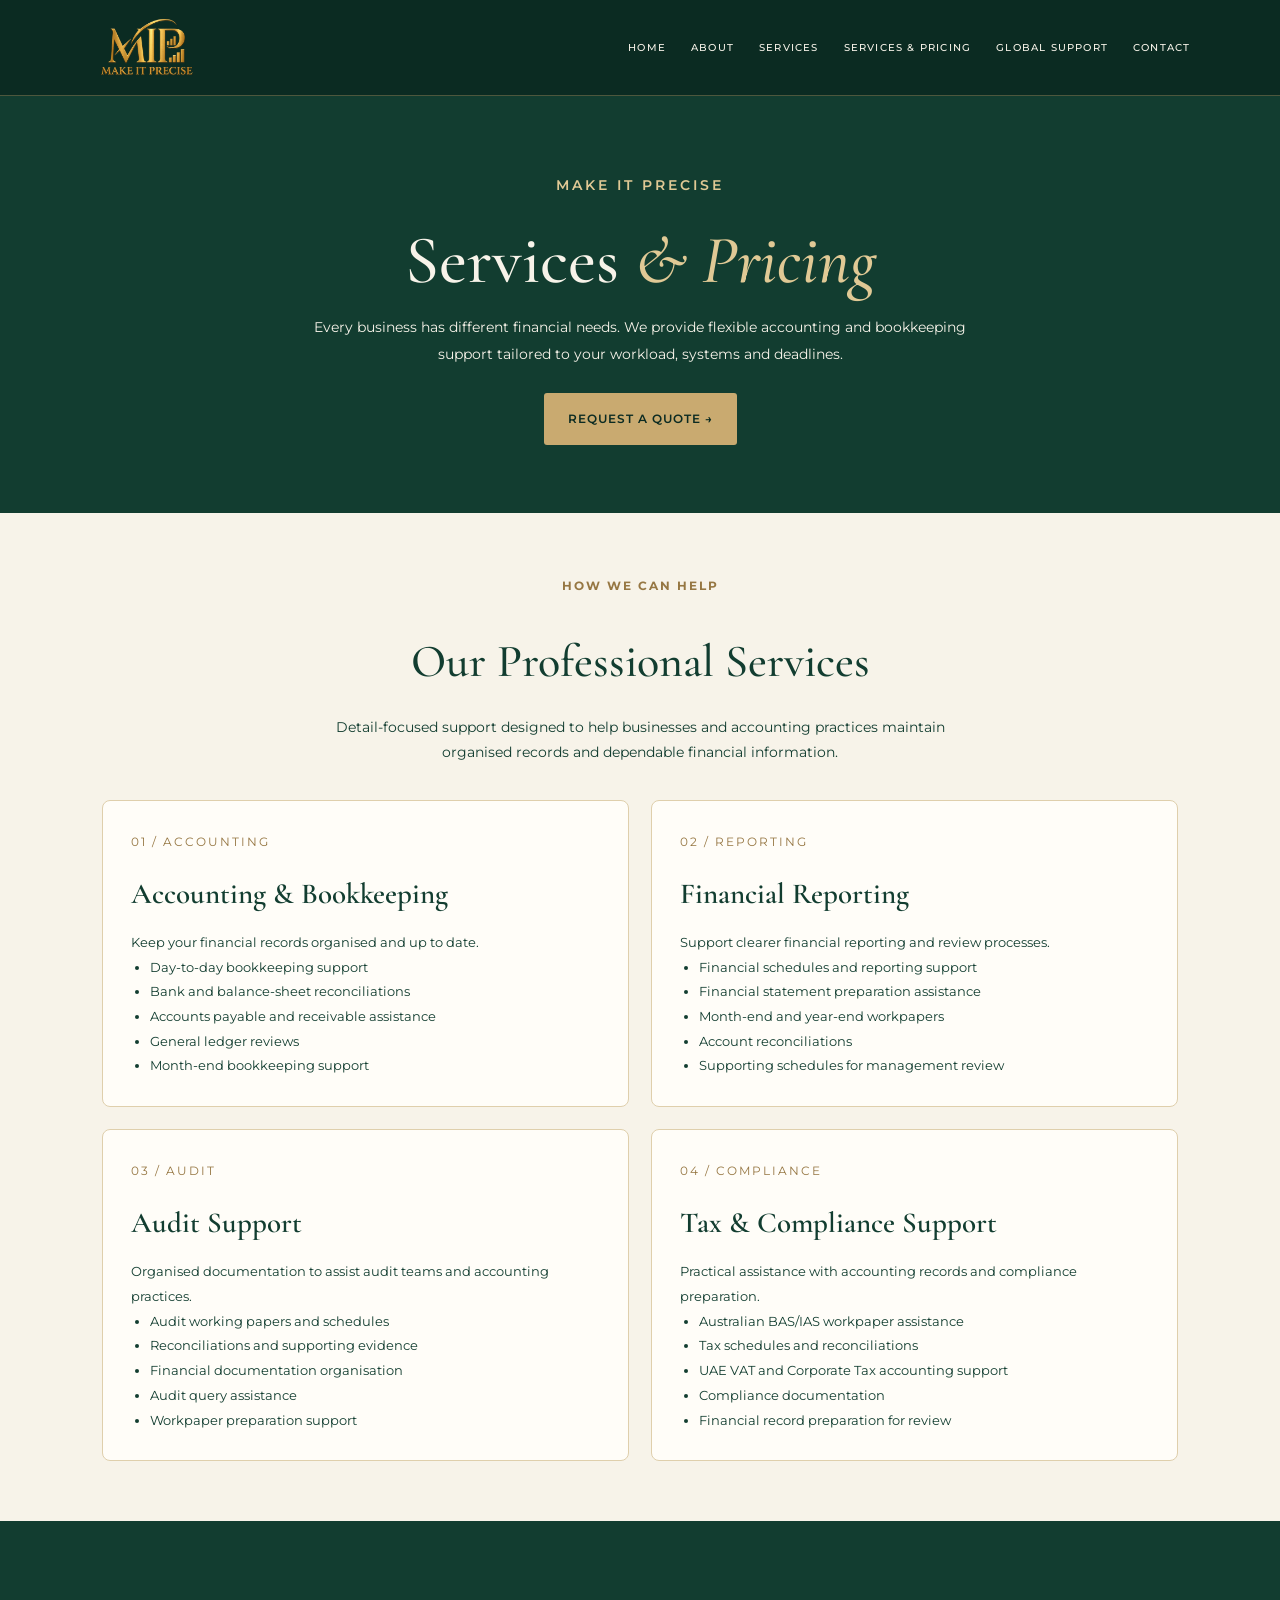
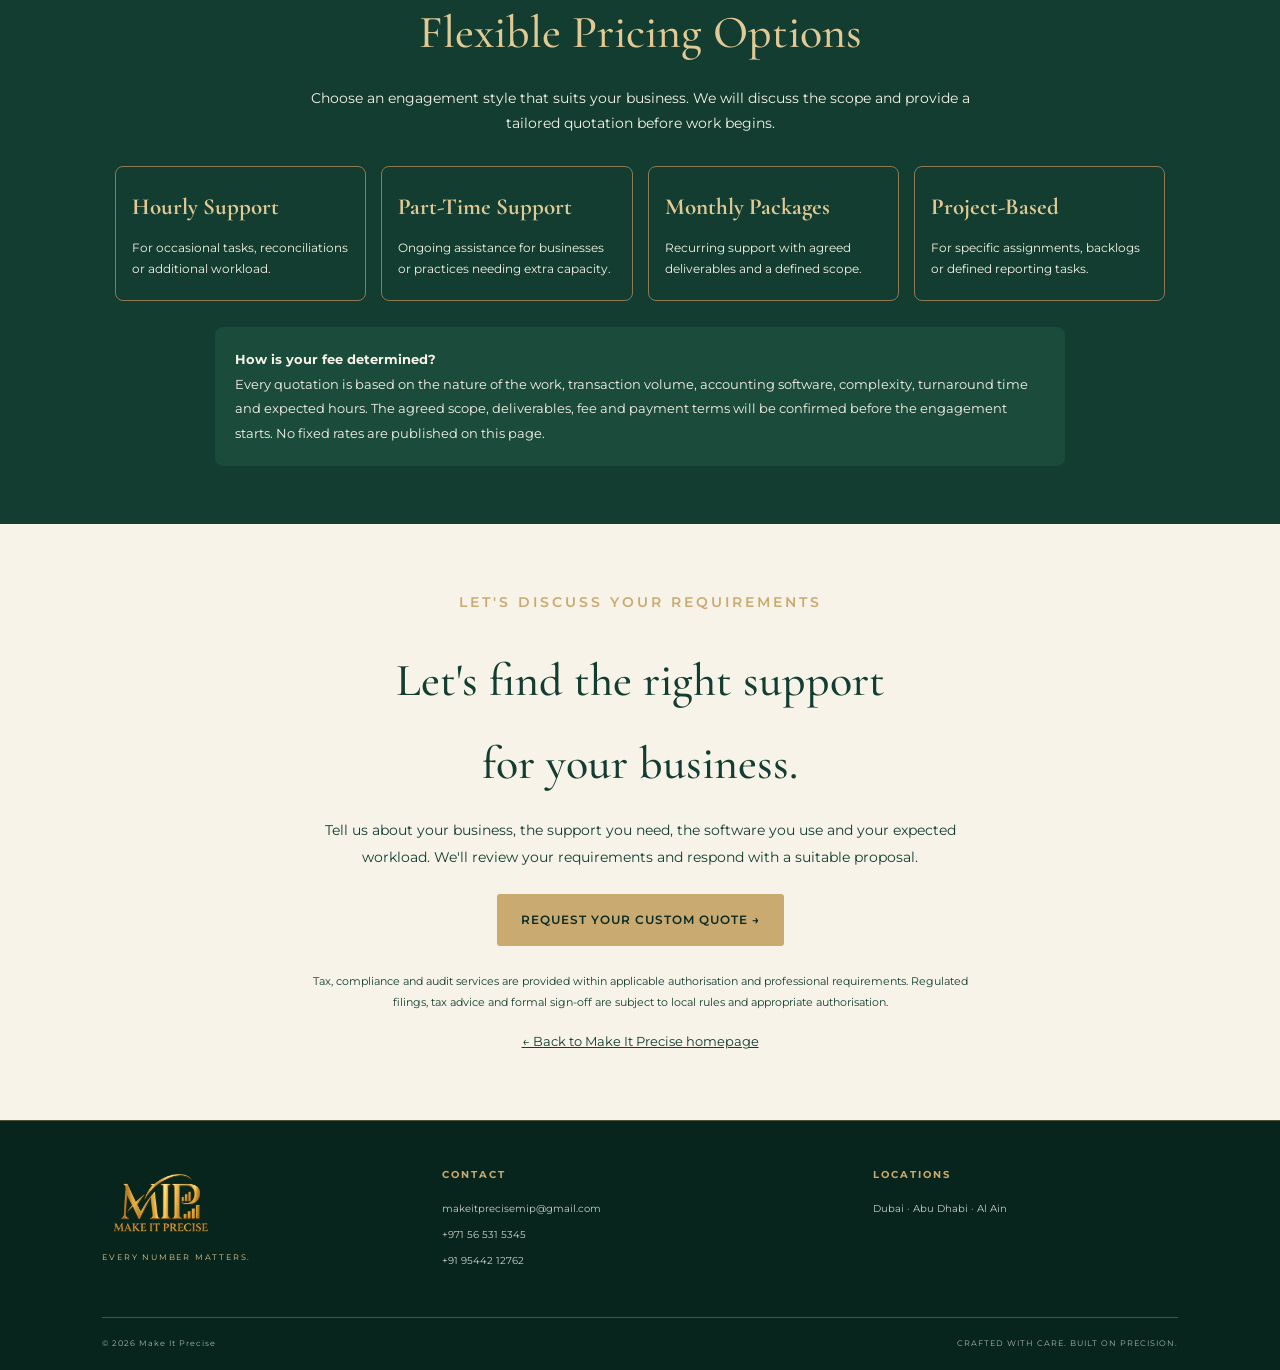
<file: services.html>
<!DOCTYPE html>
<html lang="en">
<head>
  <meta charset="UTF-8">
  <meta name="viewport" content="width=device-width, initial-scale=1.0">
  <meta name="theme-color" content="#123d30">
  <title>Services &amp; Pricing | Make It Precise</title>
  <meta name="description" content="Explore remote accounting, bookkeeping, audit support, financial reporting and compliance services from Make It Precise. Request a tailored quotation.">

  <link rel="preconnect" href="https://fonts.googleapis.com">
  <link rel="preconnect" href="https://fonts.gstatic.com" crossorigin>
  <link href="https://fonts.googleapis.com/css2?family=Cormorant+Garamond:wght@400;500;600;700&family=Montserrat:wght@300;400;500;600&display=swap" rel="stylesheet">
  <link rel="stylesheet" href="style.css">

  <style>
    :root {
      --mip-green: #123d30;
      --mip-deep: #0b2b22;
      --mip-light: #1b4b3b;
      --mip-gold: #c9aa70;
      --mip-gold-light: #e0c995;
      --mip-ivory: #f7f3e9;
    }

    body {
      background: var(--mip-ivory);
      color: var(--mip-green);
    }

    .pricing-hero {
      background: var(--mip-green);
      color: var(--mip-ivory);
      text-align: center;
      padding: 76px 22px 68px;
    }

    .pricing-hero .eyebrow {
      color: var(--mip-gold-light);
      letter-spacing: 3px;
    }

    .pricing-hero h1 {
      font-family: 'Cormorant Garamond', serif;
      font-size: clamp(42px, 7vw, 68px);
      font-weight: 500;
      line-height: 1.05;
      margin: 18px 0;
    }

    .pricing-hero h1 em {
      color: var(--mip-gold-light);
    }

    .pricing-hero p {
      max-width: 680px;
      margin: 0 auto 26px;
      line-height: 1.9;
      font-size: 14px;
    }

    .pricing-wrap {
      max-width: 1120px;
      padding: 60px 22px;
      margin: 0 auto;
    }

    .pricing-heading {
      text-align: center;
      margin-bottom: 34px;
    }

    .pricing-heading .section-label {
      color: #967743;
      letter-spacing: 2px;
    }

    .pricing-heading h2,
    .engagement-section h2,
    .quote-section h2 {
      font-family: 'Cormorant Garamond', serif;
      font-weight: 500;
      font-size: clamp(34px, 5vw, 46px);
      margin: 12px 0;
    }

    .pricing-heading p {
      max-width: 680px;
      margin: 0 auto;
      line-height: 1.8;
      font-size: 14px;
    }

    .pricing-cards {
      display: grid;
      grid-template-columns: repeat(2, minmax(0, 1fr));
      gap: 22px;
    }

    .pricing-card {
      background: #fffdf8;
      border: 1px solid #dfcfac;
      border-radius: 8px;
      padding: 28px;
    }

    .pricing-card .number {
      color: #967743;
      font-size: 12px;
      letter-spacing: 2px;
    }

    .pricing-card h3 {
      font-family: 'Cormorant Garamond', serif;
      font-size: 29px;
      font-weight: 600;
      margin: 14px 0 10px;
    }

    .pricing-card p,
    .pricing-card li {
      font-size: 13px;
      line-height: 1.9;
    }

    .pricing-card ul {
      padding-left: 19px;
      margin-bottom: 0;
    }

    .engagement-section {
      background: var(--mip-green);
      color: var(--mip-ivory);
      padding: 58px 22px;
    }

    .engagement-inner {
      max-width: 1050px;
      margin: 0 auto;
    }

    .engagement-section h2 {
      text-align: center;
      color: var(--mip-gold-light);
    }

    .engagement-intro {
      text-align: center;
      line-height: 1.8;
      font-size: 14px;
      max-width: 700px;
      margin: 0 auto 30px;
    }

    .engagement-grid {
      display: grid;
      grid-template-columns: repeat(4, minmax(0, 1fr));
      gap: 15px;
    }

    .engagement-card {
      border: 1px solid #8e7953;
      border-radius: 8px;
      padding: 20px 16px;
    }

    .engagement-card h3 {
      color: var(--mip-gold-light);
      font-family: 'Cormorant Garamond', serif;
      font-size: 23px;
      margin: 0 0 8px;
    }

    .engagement-card p {
      font-size: 12px;
      line-height: 1.8;
      margin-bottom: 0;
    }

    .pricing-note {
      max-width: 850px;
      margin: 26px auto 0;
      padding: 20px;
      background: #1b4b3b;
      border-radius: 8px;
      font-size: 13px;
      line-height: 1.9;
    }

    .quote-section {
      padding: 65px 22px;
      text-align: center;
    }

    .quote-section p {
      max-width: 680px;
      margin: 0 auto 24px;
      line-height: 1.9;
      font-size: 14px;
    }

    .quote-button {
      display: inline-block;
      background: var(--mip-gold);
      color: var(--mip-deep);
      padding: 15px 24px;
      border-radius: 3px;
      text-decoration: none;
      font-size: 12px;
      font-weight: 600;
      letter-spacing: 1px;
    }

    .quote-button:hover {
      background: var(--mip-gold-light);
    }

    .pricing-disclaimer {
      max-width: 760px;
      margin: 25px auto 0 !important;
      font-size: 11px !important;
    }

    .back-home {
      display: inline-block;
      margin-top: 18px;
      color: var(--mip-green);
      font-size: 13px;
      text-decoration: underline;
    }

    @media (max-width: 720px) {
      .pricing-cards {
        grid-template-columns: 1fr;
      }

      .engagement-grid {
        grid-template-columns: repeat(2, minmax(0, 1fr));
      }

      .pricing-wrap {
        padding: 44px 18px;
      }
    }

    @media (max-width: 420px) {
      .engagement-grid {
        grid-template-columns: 1fr;
      }

      .pricing-card {
        padding: 22px;
      }
    }
  </style>
</head>

<body>
  <header class="site-header">
    <a class="logo-link" href="index.html" aria-label="Make It Precise home">
      <img src="mip-new-logo.png" alt="MIP Make It Precise logo">
    </a>

    <nav class="navigation" aria-label="Main navigation">
      <a href="index.html">Home</a>
      <a href="index.html#about">About</a>
      <a href="index.html#services">Services</a>
      <a href="services.html" aria-current="page">Services &amp; Pricing</a>
      <a href="index.html#global">Global Support</a>
      <a href="index.html#contact">Contact</a>
    </nav>
  </header>

  <main>
    <section class="pricing-hero">
      <p class="eyebrow">MAKE IT PRECISE</p>
      <h1>Services <em>&amp; Pricing</em></h1>
      <p>
        Every business has different financial needs.
        We provide flexible accounting and bookkeeping support
        tailored to your workload, systems and deadlines.
      </p>
      <a class="quote-button"
         href="mailto:makeitprecisemip@gmail.com?subject=Services%20and%20Pricing%20Enquiry">
        REQUEST A QUOTE →
      </a>
    </section>

    <section class="pricing-wrap">
      <div class="pricing-heading">
        <span class="section-label">HOW WE CAN HELP</span>
        <h2>Our Professional Services</h2>
        <p>
          Detail-focused support designed to help businesses and accounting
          practices maintain organised records and dependable financial information.
        </p>
      </div>

      <div class="pricing-cards">
        <article class="pricing-card">
          <span class="number">01 / ACCOUNTING</span>
          <h3>Accounting &amp; Bookkeeping</h3>
          <p>Keep your financial records organised and up to date.</p>
          <ul>
            <li>Day-to-day bookkeeping support</li>
            <li>Bank and balance-sheet reconciliations</li>
            <li>Accounts payable and receivable assistance</li>
            <li>General ledger reviews</li>
            <li>Month-end bookkeeping support</li>
          </ul>
        </article>

        <article class="pricing-card">
          <span class="number">02 / REPORTING</span>
          <h3>Financial Reporting</h3>
          <p>Support clearer financial reporting and review processes.</p>
          <ul>
            <li>Financial schedules and reporting support</li>
            <li>Financial statement preparation assistance</li>
            <li>Month-end and year-end workpapers</li>
            <li>Account reconciliations</li>
            <li>Supporting schedules for management review</li>
          </ul>
        </article>

        <article class="pricing-card">
          <span class="number">03 / AUDIT</span>
          <h3>Audit Support</h3>
          <p>Organised documentation to assist audit teams and accounting practices.</p>
          <ul>
            <li>Audit working papers and schedules</li>
            <li>Reconciliations and supporting evidence</li>
            <li>Financial documentation organisation</li>
            <li>Audit query assistance</li>
            <li>Workpaper preparation support</li>
          </ul>
        </article>

        <article class="pricing-card">
          <span class="number">04 / COMPLIANCE</span>
          <h3>Tax &amp; Compliance Support</h3>
          <p>Practical assistance with accounting records and compliance preparation.</p>
          <ul>
            <li>Australian BAS/IAS workpaper assistance</li>
            <li>Tax schedules and reconciliations</li>
            <li>UAE VAT and Corporate Tax accounting support</li>
            <li>Compliance documentation</li>
            <li>Financial record preparation for review</li>
          </ul>
        </article>
      </div>
    </section>

    <section class="engagement-section">
      <div class="engagement-inner">
        <h2>Flexible Pricing Options</h2>
        <p class="engagement-intro">
          Choose an engagement style that suits your business.
          We will discuss the scope and provide a tailored quotation before work begins.
        </p>

        <div class="engagement-grid">
          <article class="engagement-card">
            <h3>Hourly Support</h3>
            <p>For occasional tasks, reconciliations or additional workload.</p>
          </article>

          <article class="engagement-card">
            <h3>Part-Time Support</h3>
            <p>Ongoing assistance for businesses or practices needing extra capacity.</p>
          </article>

          <article class="engagement-card">
            <h3>Monthly Packages</h3>
            <p>Recurring support with agreed deliverables and a defined scope.</p>
          </article>

          <article class="engagement-card">
            <h3>Project-Based</h3>
            <p>For specific assignments, backlogs or defined reporting tasks.</p>
          </article>
        </div>

        <div class="pricing-note">
          <strong>How is your fee determined?</strong><br>
          Every quotation is based on the nature of the work, transaction volume,
          accounting software, complexity, turnaround time and expected hours.
          The agreed scope, deliverables, fee and payment terms will be confirmed
          before the engagement starts. No fixed rates are published on this page.
        </div>
      </div>
    </section>

    <section class="quote-section">
      <p class="eyebrow">LET'S DISCUSS YOUR REQUIREMENTS</p>
      <h2>Let's find the right support<br>for your business.</h2>
      <p>
        Tell us about your business, the support you need, the software you use
        and your expected workload. We'll review your requirements and respond
        with a suitable proposal.
      </p>

      <a class="quote-button"
         href="mailto:makeitprecisemip@gmail.com?subject=Request%20for%20a%20Custom%20Quotation&amp;body=Hello%20Make%20It%20Precise%2C%0A%0AI%20would%20like%20to%20enquire%20about%20your%20accounting%20and%20bookkeeping%20services.%0A%0ACountry%3A%0ABusiness%20type%3A%0AServices%20required%3A%0ASoftware%20used%3A%0AEstimated%20monthly%20workload%3A%0APreferred%20engagement%3A%0A%0AKind%20regards">
        REQUEST YOUR CUSTOM QUOTE →
      </a>

      <p class="pricing-disclaimer">
        Tax, compliance and audit services are provided within applicable
        authorisation and professional requirements. Regulated filings, tax advice
        and formal sign-off are subject to local rules and appropriate authorisation.
      </p>

      <a class="back-home" href="index.html">← Back to Make It Precise homepage</a>
    </section>
  </main>

  <footer class="site-footer">
    <div class="footer-brand">
      <img src="mip-new-logo.png" alt="Make It Precise">
      <p>EVERY NUMBER MATTERS.</p>
    </div>

    <div class="footer-column">
      <h4>CONTACT</h4>
      <a href="mailto:makeitprecisemip@gmail.com">makeitprecisemip@gmail.com</a>
      <a href="tel:+971565315345">+971 56 531 5345</a>
      <a href="tel:+919544212762">+91 95442 12762</a>
    </div>

    <div class="footer-column">
      <h4>LOCATIONS</h4>
      <p>Dubai · Abu Dhabi · Al Ain</p>
    </div>

    <div class="footer-bottom">
      <span>© 2026 Make It Precise</span>
      <span>CRAFTED WITH CARE. BUILT ON PRECISION.</span>
    </div>
  </footer>
</body>
</html>
</file>
<file: style.css>
:root {
--forest: #123d30;
--forest-deep: #0b2b22;
--forest-light: #1b4b3b;
--gold: #c9aa70;
--gold-light: #e0c995;
--ivory: #f7f3e9;
--muted: #c9d0c8;
--line: rgba(201, 170, 112, 0.35);
}

* {
  box-sizing: border-box;
  margin: 0;
  padding: 0;
  }

html {
scroll-behavior: smooth;
scroll-padding-top: 90px;
}

body {
background: var(--forest-deep);
color: var(--ivory);
font-family: "Montserrat", sans-serif;
font-size: 14px;
line-height: 1.8;
-webkit-font-smoothing: antialiased;
}

a {
color: inherit;
text-decoration: none;
}

.site-header {
min-height: 96px;
padding: 12px 7%;
display: flex;
align-items: center;
justify-content: space-between;
gap: 28px;
background: var(--forest-deep);
border-bottom: 1px solid var(--line);
}

.logo-link {
display: flex;
align-items: center;
flex-shrink: 0;
}

.logo-link img {
display: block;
width: 116px;
height: 70px;
object-fit: contain;
}

.navigation {
display: flex;
align-items: center;
justify-content: flex-end;
flex-wrap: wrap;
gap: 25px;
}

.navigation a {
color: var(--ivory);
font-size: 10px;
font-weight: 500;
letter-spacing: 1.2px;
text-transform: uppercase;
transition: color 0.25s ease;
}

.navigation a:hover {
color: var(--gold-light);
}


.hero {
  min-height: 650px;
  padding: 60px 6% 28px;
  position: relative;
  display: grid;
  grid-template-columns: minmax(0, 1fr) minmax(0, 1fr);
  align-items: stretch;
  gap: 24px;
  overflow: hidden;
  background:
    radial-gradient(ellipse at 78% 45%, rgba(38, 91, 68, 0.38), transparent 42%),
    linear-gradient(120deg, var(--forest-deep), var(--forest));
}


.hero-copy {
position: relative;
z-index: 2;
padding-bottom: 35px;
}

.eyebrow {
color: var(--gold);
font-size: 10px;
font-weight: 600;
letter-spacing: 3px;
line-height: 1.8;
text-transform: uppercase;
}


.hero h1 {
  margin-top: 18px;
  color: var(--ivory);
  font-family: "Cormorant Garamond", serif;
  font-size: clamp(46px, 5.3vw, 72px);
  font-weight: 500;
  line-height: 0.95;
  letter-spacing: -1.5px;
}

.hero h1 span {
color: var(--gold-light);
font-style: italic;
}

.tagline {
margin-top: 22px;
color: var(--gold-light);
font-size: 11px;
font-weight: 500;
letter-spacing: 3px;
}

.gold-line {
width: 68px;
height: 1px;
margin: 25px 0;
background: var(--gold);
}

.hero-description {
max-width: 360px;
margin-bottom: 30px;
color: var(--muted);
font-size: 13px;
line-height: 2;
}

.gold-button {
min-height: 48px;
display: inline-flex;
align-items: center;
justify-content: center;
gap: 22px;
padding: 12px 20px;
border: 1px solid var(--gold);
color: var(--gold-light);
font-size: 10px;
font-weight: 600;
letter-spacing: 1.3px;
transition: background 0.25s ease, color 0.25s ease;
}

.gold-button:hover {
background: var(--gold);
color: var(--forest-deep);
}

.gold-button span {
font-size: 16px;
}

.hero-art {
width: min(100%, 390px);
aspect-ratio: 1;
justify-self: center;
position: relative;
display: grid;
place-items: center;
}

.art-circle {
position: absolute;
border: 1px solid rgba(201, 170, 112, 0.45);
border-radius: 50%;
}

.circle-one {
inset: 7%;
}

.circle-two {
inset: 17%;
border-style: dashed;
opacity: 0.7;
}

.art-center {
width: 65%;
height: 65%;
position: relative;
display: flex;
align-items: center;
justify-content: center;
border: 1px solid var(--line);
border-radius: 50%;
background: radial-gradient(circle, rgba(36, 83, 62, 0.85), rgba(11, 43, 34, 0.3));
}

.art-m,
.art-p {
color: var(--gold-light);
font-family: "Cormorant Garamond", serif;
font-size: clamp(78px, 10vw, 130px);
font-weight: 400;
line-height: 1;
}

.art-p {
margin-left: -22px;
margin-top: 32px;
font-style: italic;
}

.art-caption {
position: absolute;
bottom: 22%;
color: var(--ivory);
font-size: 7px;
letter-spacing: 2px;
}

.art-spark {
position: absolute;
color: var(--gold-light);
}

.spark-one {
top: 10%;
right: 15%;
font-size: 26px;
}

.spark-two {
bottom: 14%;
left: 12%;
font-size: 30px;
}

.hero-bottom {
grid-column: 1 / -1;
display: flex;
align-items: center;
justify-content: center;
flex-wrap: wrap;
gap: 18px;
padding-top: 20px;
border-top: 1px solid var(--line);
color: var(--gold-light);
font-size: 9px;
letter-spacing: 2px;
}

.bottom-dot {
color: var(--ivory);
}

.section-pad {
padding: 105px 10%;
}

.intro {
text-align: center;
background: var(--ivory);
color: var(--forest-deep);
}

.intro h2,
.section-heading h2,
.global h2,
.contact-section h2 {
margin-top: 14px;
font-family: "Cormorant Garamond", serif;
font-size: clamp(38px, 5vw, 58px);
font-weight: 500;
line-height: 1.12;
}

.intro h2 em,
.section-heading h2 em,
.global h2 em,
.contact-section h2 em {
color: var(--gold);
font-weight: 500;
}

.intro h2 em {
color: #8c713e;
}

.centered {
margin: 26px auto;
}

.section-description {
max-width: 670px;
margin: 0 auto;
color: #5f6962;
font-size: 13px;
line-height: 2.1;
}

.services {
background: var(--forest);
}

.section-heading {
margin-bottom: 45px;
text-align: center;
}

.section-heading > p:last-child {
margin-top: 14px;
color: var(--muted);
font-size: 12px;
}

.service-grid {
display: grid;
grid-template-columns: repeat(3, minmax(0, 1fr));
gap: 18px;
}

.service-card {
min-height: 310px;
padding: 30px 24px;
position: relative;
border: 1px solid var(--line);
background: rgba(8, 34, 27, 0.25);
transition: transform 0.25s ease, background 0.25s ease;
}

.service-card:hover {
transform: translateY(-5px);
background: rgba(8, 34, 27, 0.5);
}

.service-card.featured {
background: rgba(201, 170, 112, 0.08);
border-color: var(--gold);
}

.service-number {
position: absolute;
top: 16px;
right: 18px;
color: var(--gold);
font-family: "Cormorant Garamond", serif;
font-size: 22px;
}

.service-icon {
margin: 20px 0 14px;
color: var(--gold-light);
font-size: 34px;
}

.service-card h3 {
color: var(--ivory);
font-family: "Cormorant Garamond", serif;
font-size: 29px;
font-weight: 500;
}

.service-card p {
margin: 12px 0 22px;
color: var(--muted);
font-size: 11px;
line-height: 1.9;
}

.service-card > a {
color: var(--gold-light);
font-size: 9px;
font-weight: 600;
letter-spacing: 1.4px;
}

.global {
text-align: center;
background: var(--ivory);
color: var(--forest-deep);
}

.global h2 em {
color: #8c713e;
}

.global-description {
max-width: 530px;
margin: 20px auto 38px;
color: #5f6962;
font-size: 12px;
line-height: 2;
}

.country-grid {
display: grid;
grid-template-columns: repeat(5, minmax(0, 1fr));
gap: 12px;
}

.country-card {
min-height: 125px;
padding: 22px 8px;
display: flex;
flex-direction: column;
align-items: center;
justify-content: center;
gap: 13px;
border: 1px solid rgba(18, 61, 48, 0.18);
background: rgba(255, 255, 255, 0.45);
}

.country-card > span {
font-size: 27px;
}

.country-card p {
color: var(--forest);
font-size: 8px;
font-weight: 600;
letter-spacing: 0.8px;
line-height: 1.6;
}

.contact-section {
text-align: center;
background:
radial-gradient(ellipse at 50% 100%, rgba(38, 91, 68, 0.4), transparent 60%),
var(--forest-deep);
}

.contact-section h2 em {
color: var(--gold-light);
}

.contact-section > p:not(.eyebrow) {
max-width: 480px;
margin: 20px auto 28px;
color: var(--muted);
font-size: 12px;
line-height: 2;
}

.site-footer {
padding: 45px 8% 20px;
display: grid;
grid-template-columns: 1fr 1.3fr 1fr;
gap: 35px;
background: #08251d;
border-top: 1px solid var(--line);
}

.footer-brand img {
display: block;
width: 120px;
height: 76px;
object-fit: contain;
}

.footer-brand > p {
margin-top: 8px;
color: var(--gold-light);
font-size: 8px;
letter-spacing: 1.8px;
}

.footer-column {
display: flex;
flex-direction: column;
align-items: flex-start;
gap: 8px;
}

.footer-column h4 {
margin-bottom: 8px;
color: var(--gold);
font-size: 10px;
letter-spacing: 2px;
}

.footer-column a,
.footer-column p {
color: var(--muted);
font-size: 10px;
overflow-wrap: anywhere;
}

.footer-column a:hover {
color: var(--gold-light);
}

.footer-bottom {
grid-column: 1 / -1;
margin-top: 12px;
padding-top: 18px;
display: flex;
justify-content: space-between;
flex-wrap: wrap;
gap: 10px;
border-top: 1px solid var(--line);
color: #a9b5ac;
font-size: 8px;
letter-spacing: 1px;
}

@media (min-width: 1400px) {
.hero,
.section-pad {
padding-left: max(10%, calc((100% - 1180px) / 2));
padding-right: max(10%, calc((100% - 1180px) / 2));
}
}

@media (max-width: 900px) {
.site-header {
padding: 12px 5%;
gap: 16px;
}

.logo-link img {
width: 95px;
}

.navigation {
gap: 14px;
}

.navigation a {
font-size: 9px;
letter-spacing: 0.7px;
}

.hero {
padding-left: 7%;
padding-right: 7%;
}

.section-pad {
padding: 80px 7%;
}

.service-grid {
gap: 12px;
}

.service-card {
padding: 25px 17px;
}

.country-grid {
grid-template-columns: repeat(3, minmax(0, 1fr));
}
}

@media (max-width: 600px) {
html {
scroll-padding-top: 130px;
}

.site-header {
min-height: auto;
padding: 10px 5% 14px;
flex-direction: column;
gap: 10px;
}

.logo-link img {
width: 105px;
height: 65px;
}

.navigation {
width: 100%;
justify-content: center;
gap: 9px 15px;
}

.navigation a {
font-size: 8px;
letter-spacing: 0.6px;
}

.hero {
min-height: auto;
padding: 65px 7% 24px;
grid-template-columns: 1fr;
gap: 5px;
}

.hero-copy {
padding-bottom: 0;
}

.hero h1 {
font-size: clamp(62px, 15vw, 82px);
}

.tagline {
font-size: 10px;
letter-spacing: 2.5px;
}

.hero-art {
width: min(78%, 285px);
margin: 0 auto;
}

.hero-bottom {
gap: 9px;
padding-top: 18px;
font-size: 7px;
letter-spacing: 1px;
}

.section-pad {
padding: 68px 7%;
}

.intro h2,
.section-heading h2,
.global h2,
.contact-section h2 {
font-size: 43px;
}

.service-grid {
grid-template-columns: 1fr;
gap: 15px;
}

.service-card {
min-height: auto;
padding: 25px;
}

.service-icon {
margin-top: 12px;
}

.country-grid {
grid-template-columns: repeat(2, minmax(0, 1fr));
}

.country-card:last-child {
grid-column: 1 / -1;
}

.site-footer {
padding: 38px 7% 20px;
grid-template-columns: 1fr;
gap: 25px;
}

.footer-bottom {
grid-column: auto;
flex-direction: column;
gap: 6px;
}
}

@media (prefers-reduced-motion: reduce) {
html {
scroll-behavior: auto;
}

*,
*::before,
*::after {
transition-duration: 0.01ms !important;
}
}

/* Remote and On-Site Service Options */

.service-availability {
display: grid;
grid-template-columns: repeat(2, minmax(0, 1fr));
gap: 18px;
margin-top: 30px;
}

.availability-item {
display: flex;
align-items: flex-start;
gap: 15px;
padding: 22px;
border: 1px solid var(--line);
background: rgba(255, 255, 255, 0.035);
}

.availability-icon {
font-size: 27px;
line-height: 1.4;
}

.availability-item h3 {
margin-bottom: 8px;
color: var(--gold-light);
font-family: Georgia, "Times New Roman", serif;
font-size: 21px;
font-weight: 400;
}

.availability-item p {
margin-bottom: 12px;
color: #c2cec3;
font-size: 12px;
line-height: 1.8;
}

.availability-label {
color: var(--gold);
font-size: 9px;
letter-spacing: 1.5px;
}

@media (max-width: 700px) {
.service-availability {
grid-template-columns: 1fr;
gap: 12px;
}

.availability-item {
padding: 18px;
}
}

/* Country flag images in Global Support */
.country-flag-img {
display: block;
width: 38px;
height: 26px;
min-width: 38px;
object-fit: cover;
border: 1px solid rgba(200, 165, 104, 0.35);
border-radius: 2px;
}

/* MAKE IT PRECISE — OUR SERVICES */

.services-section {
padding: 85px 7%;
background: #f7f8f4;
color: #173d30;
}

.services-container {
max-width: 1180px;
margin: 0 auto;
}

.services-heading {
text-align: center;
max-width: 650px;
margin: 0 auto 45px;
}

.section-label {
display: inline-block;
color: #a48645;
font-size: 12px;
font-weight: 700;
letter-spacing: 3px;
margin-bottom: 12px;
}

.services-heading h2,
.service-delivery h2 {
color: #173d30;
font-size: clamp(30px, 5vw, 44px);
margin: 0 0 15px;
font-weight: 600;
}

.services-heading > p,
.delivery-intro {
color: #68776f;
line-height: 1.8;
font-size: 15px;
}

.services-grid {
display: grid;
grid-template-columns: repeat(2, minmax(0, 1fr));
gap: 22px;
}

.service-card {
position: relative;
background: #ffffff;
border: 1px solid #e7e5da;
border-radius: 12px;
padding: 30px;
transition: transform 0.25s ease,
box-shadow 0.25s ease;
}

.service-card:hover {
transform: translateY(-5px);
box-shadow: 0 12px 30px rgba(23, 61, 48, 0.09);
}

.service-number {
position: absolute;
top: 22px;
right: 24px;
color: #c5a66b;
font-size: 14px;
letter-spacing: 2px;
}

.service-icon {
width: 48px;
height: 48px;
display: flex;
align-items: center;
justify-content: center;
background: #173d30;
color: #d8bd80;
border-radius: 10px;
font-size: 25px;
margin-bottom: 22px;
}

.service-card h3,
.delivery-card h3 {
color: #173d30;
font-size: 19px;
margin: 0 0 12px;
line-height: 1.5;
}

.service-card p,
.delivery-card p {
color: #68776f;
font-size: 14px;
line-height: 1.8;
margin: 0;
}

.service-delivery {
margin-top: 75px;
padding-top: 50px;
border-top: 1px solid #dedfd5;
text-align: center;
}

.delivery-intro {
margin: 0 auto 30px;
}

.delivery-grid {
display: grid;
grid-template-columns: repeat(2, minmax(0, 1fr));
gap: 22px;
text-align: left;
}

.delivery-card {
display: flex;
align-items: flex-start;
gap: 18px;
padding: 28px;
background: #173d30;
border: 1px solid #315b49;
border-radius: 12px;
}

.delivery-icon {
flex-shrink: 0;
width: 48px;
height: 48px;
display: flex;
align-items: center;
justify-content: center;
border-radius: 10px;
background: #d8bd80;
color: #173d30;
font-size: 26px;
}

.delivery-card h3 {
color: #ffffff;
}

.delivery-card p {
color: #d5e0d9;
}

.delivery-tag {
display: inline-block;
margin-top: 18px;
color: #e0c88f;
font-size: 12px;
font-weight: 600;
letter-spacing: 0.5px;
}

@media (max-width: 600px) {
.services-section {
padding: 55px 5%;
}

.services-grid,
.delivery-grid {
grid-template-columns: 1fr;
}

.service-card {
padding: 25px;
}

.service-delivery {
margin-top: 50px;
padding-top: 35px;
}

.delivery-card {
padding: 22px;
gap: 14px;
}
}


/* MIP Hero Photo — Half-width layout */
.hero-art.hero-photo {
  width: 100%;
  max-width: none;
  aspect-ratio: auto;
  height: 100%;
  min-height: 460px;
  justify-self: stretch;
  align-self: stretch;
  margin: 0;
  display: flex;
  align-items: center;
  justify-content: center;
  overflow: hidden;
  border-radius: 0;
  background: transparent;
  box-shadow: none;
}

.hero-art.hero-photo .hero-image {
  display: block;
  width: 100%;
  height: 100%;
  min-height: 460px;
  object-fit: cover;
  object-position: center;
  border-radius: 0;
}

@media (max-width: 768px) {
  .hero-art.hero-photo {
    width: 100%;
    max-width: 100%;
    height: auto;
    min-height: 0;
    aspect-ratio: auto;
    border-radius: 14px;
  }

  .hero-art.hero-photo .hero-image {
    width: 100%;
    height: auto;
    min-height: 0;
    max-height: 380px;
    object-fit: contain;
    border-radius: 14px;
  }
}

/* MIP — Forest Green & Champagne Gold Services */

.services-section {
  background: #123d30;
  color: #f7f3e9;
}

.services-heading h2,
.service-delivery h2 {
  color: #e0c995;
}

.services-heading > p,
.delivery-intro {
  color: #e2dfd2;
}

.section-label {
  color: #e0c995;
}

.services-section .service-card {
  background: #0b2b22;
  border: 1px solid #c9aa70;
  border-radius: 12px;
}

.services-section .service-card:hover {
  background: #1b4b3b;
  box-shadow: 0 12px 30px rgba(0, 0, 0, 0.2);
}

.services-section .service-number {
  color: #e0c995;
}

.services-section .service-icon {
  background: #c9aa70;
  color: #0b2b22;
}

.services-section .service-card h3 {
  color: #e0c995;
}

.services-section .service-card p {
  color: #f0eee5;
}

.services-section .service-delivery {
  border-top-color: rgba(201, 170, 112, 0.45);
}

.services-section .delivery-card {
  background: #0b2b22;
  border-color: #c9aa70;
}

.services-section .delivery-card h3 {
  color: #e0c995;
}

.services-section .delivery-card p {
  color: #f0eee5;
}

.services-section .delivery-icon {
  background: #c9aa70;
  color: #0b2b22;
}

.services-section .delivery-tag {
  color: #e0c995;
}
/* MIP — Premium Global Support Flag Grid */

.country-grid {
  display: grid;
  grid-template-columns: repeat(5, minmax(0, 1fr));
  gap: 18px;
  align-items: stretch;
}

.country-card {
  min-width: 0;
  min-height: 145px;
  padding: 24px 12px;
  display: flex;
  flex-direction: column;
  align-items: center;
  justify-content: center;
  gap: 15px;
  background: #f7f3e9;
  border: 1px solid #c9aa70;
  border-radius: 12px;
  box-shadow: 0 8px 22px rgba(18, 61, 48, 0.18);
  transition: transform 0.25s ease,
              box-shadow 0.25s ease;
}

.country-card:hover {
  transform: translateY(-4px);
  box-shadow: 0 12px 28px rgba(11, 43, 34, 0.28);
}

.country-card .country-flag-img {
  display: block;
  width: 44px;
  height: 30px;
  min-width: 44px;
  object-fit: cover;
  border: 1px solid rgba(201, 170, 112, 0.6);
  border-radius: 3px;
}

.country-card p {
  margin: 0;
  color: #123d30;
  font-size: 10px;
  font-weight: 600;
  letter-spacing: 0.5px;
  line-height: 1.5;
  text-align: center;
}

@media (max-width: 700px) {
  .country-grid {
    grid-template-columns: repeat(3, minmax(0, 1fr));
    gap: 12px;
  }

  .country-card {
    min-height: 125px;
    padding: 18px 8px;
  }
}

@media (max-width: 420px) {
  .country-grid {
    grid-template-columns: repeat(2, minmax(0, 1fr));
  }
}
/* Forest Green Shadow Around Global Support Grid */

.country-grid {
  border: 1px solid #c9aa70;
  border-radius: 14px;
  padding: 18px;
  box-shadow: 0 8px 24px rgba(18, 61, 48, 0.28);
}
/* MIP — Force Global Support Flags into a Grid */

.global .country-grid {
  display: grid !important;
  grid-template-columns: repeat(5, minmax(0, 1fr)) !important;
  gap: 16px;
  width: 100%;
  padding: 18px;
  border: 2px solid #123d30;
  border-radius: 16px;
  box-shadow: 0 10px 30px rgba(11, 43, 34, 0.4);
}

.global .country-card {
  width: 100%;
  min-width: 0;
  display: flex;
  flex-direction: column;
  align-items: center;
  justify-content: center;
  text-align: center;
}

@media (max-width: 700px) {
  .global .country-grid {
    grid-template-columns: repeat(3, minmax(0, 1fr)) !important;
    gap: 12px;
    padding: 12px;
  }
}

@media (max-width: 420px) {
  .global .country-grid {
    grid-template-columns: repeat(2, minmax(0, 1fr)) !important;
  }
}
/* MIP — Global Support Country Flags */
.global .country-list {
  display: grid !important;
  grid-template-columns: repeat(5, minmax(0, 1fr)) !important;
  gap: 14px;
  width: 100%;
  max-width: 1100px;
  margin: 35px auto 0;
  padding: 20px;
  border: 1px solid #123d30;
  border-radius: 16px;
  box-shadow: 0 10px 28px rgba(18, 61, 48, 0.25);
  box-sizing: border-box;
}

.global .country-item {
  display: flex;
  flex-direction: column;
  align-items: center;
  justify-content: center;
  gap: 14px;
  min-width: 0;
  min-height: 125px;
  padding: 18px 8px;
  text-align: center;
  background: rgba(255, 255, 255, 0.55);
  border: 1px solid rgba(18, 61, 48, 0.15);
  border-radius: 10px;
  box-sizing: border-box;
}

.global .country-flag-img {
  display: block;
  width: 42px;
  height: 28px;
  min-width: 42px;
  object-fit: cover;
  border: 1px solid rgba(201, 170, 112, 0.6);
  border-radius: 2px;
}

.global .country-item span {
  color: #123d30;
  font-size: 11px;
  font-weight: 600;
  line-height: 1.5;
  overflow-wrap: anywhere;
}

@media (max-width: 900px) {
  .global .country-list {
    grid-template-columns: repeat(3, minmax(0, 1fr)) !important;
  }
}

@media (max-width: 600px) {
  .global .country-list {
    grid-template-columns: repeat(2, minmax(0, 1fr)) !important;
    gap: 10px;
    padding: 12px;
  }

  .global .country-item {
    min-height: 115px;
  }
}
/* MIP — Hero Logo */
.hero-logo {
  display: block;
  width: 150px;
  max-width: 100%;
  height: auto;
  object-fit: contain;
  margin: 0 0 22px;
}

@media (max-width: 768px) {
  .hero-logo {
    width: 125px;
  }
}
/* HOW WE WORK — Beige background with green text */
.services-section .service-delivery {
  background: #f7f3e9;
  color: #0b2b22;
  border-radius: 12px;
  padding: 36px 28px;
  margin-top: 50px;
}

.services-section .service-delivery h2,
.services-section .service-delivery h3 {
  color: #0b2b22;
}

.services-section .service-delivery .section-label {
  color: #8c713e;
}

.services-section .service-delivery .delivery-intro,
.services-section .service-delivery .delivery-card p {
  color: #0b2b22;
}

.services-section .service-delivery .delivery-card {
  background: #fffdf7;
  border: 1px solid #c9aa70;
  border-radius: 10px;
}

.services-section .service-delivery .delivery-icon {
  color: #8c713e;
}

.services-section .service-delivery .delivery-tag {
  color: #725a30;
}
/* =========================================
   MIP SECTION LAYOUT CORRECTIONS
   ========================================= */

/* HOW WE WORK — independent, full-width beige section */
.how-we-work {
  display: block;
  width: 100%;
  box-sizing: border-box;
  background: #f7f3e9;
  color: #0b2b22;
  padding: 70px 6%;
  margin: 0;
  border-radius: 0;
}

.how-we-work h2 {
  color: #123d30;
  margin-top: 12px;
  margin-bottom: 12px;
}

.how-we-work .section-label {
  color: #8c713e;
}

.how-we-work .delivery-intro {
  color: #0b2b22;
  margin-bottom: 30px;
}

.how-we-work .delivery-grid {
  display: grid;
  grid-template-columns: repeat(2, minmax(0, 1fr));
  gap: 24px;
  width: 100%;
  margin-top: 28px;
}

.how-we-work .delivery-card {
  display: flex;
  align-items: flex-start;
  gap: 18px;
  box-sizing: border-box;
  padding: 28px;
  background: #fffdf7;
  border: 1px solid #c9aa70;
  border-radius: 10px;
  color: #0b2b22;
}

.how-we-work .delivery-card h3 {
  color: #123d30;
  margin-top: 0;
}

.how-we-work .delivery-card p {
  color: #0b2b22;
}

.how-we-work .delivery-icon {
  color: #8c713e;
}

.how-we-work .delivery-tag {
  color: #725a30;
}

/* GLOBAL SUPPORT — full-width forest green */
.global {
  display: block;
  width: 100%;
  box-sizing: border-box;
  background: #123d30;
  color: #f7f3e9;
  margin: 0;
  border-radius: 0;
}

.global .eyebrow {
  color: #e0c995;
}

.global h2,
.global h2 em {
  color: #e0c995;
}

.global .global-description {
  color: #f7f3e9;
}

/* Country cards remain beige */
.global .country-list {
  display: grid;
  grid-template-columns: repeat(5, minmax(0, 1fr));
  gap: 16px;
  width: 100%;
  margin-top: 35px;
}

.global .country-item {
  display: flex;
  flex-direction: column;
  align-items: center;
  justify-content: center;
  gap: 12px;
  box-sizing: border-box;
  padding: 22px 12px;
  min-width: 0;
  background: #f7f3e9;
  border: 1px solid #c9aa70;
  border-radius: 10px;
  color: #123d30;
  text-align: center;
}

.global .country-item span {
  color: #123d30;
}

.global .country-flag-img {
  display: block;
  width: 38px;
  height: 26px;
  object-fit: cover;
}

/* Mobile layout */
@media (max-width: 768px) {
  .how-we-work {
    padding: 48px 6%;
  }

  .how-we-work .delivery-grid {
    grid-template-columns: 1fr;
  }

  .how-we-work .delivery-card {
    padding: 22px;
  }

  .global .country-list {
    grid-template-columns: repeat(2, minmax(0, 1fr));
    gap: 12px;
  }
}
/* CONTACT SECTION — CHAMPAGNE BEIGE */
.contact-section {
  background: #f7f3e9;
  color: #0b2b22;
}

.contact-section .eyebrow {
  color: #8c713e;
}

.contact-section h2,
.contact-section h2 em {
  color: #123d30;
}

.contact-section p {
  color: #0b2b22;
}
/* Sharper text in the Contact section */
.contact-section p {
  color: #123d30;
  opacity: 1;
  font-weight: 500;
}
/* CONTACT SECTION — IMPROVED READABILITY */
.contact-section {
  background: #f7f3e9;
}

.contact-section .eyebrow {
  color: #725a30;
  opacity: 1;
}

.contact-section p {
  color: #123d30;
  opacity: 1;
  font-weight: 500;
}

.contact-section .gold-button {
  color: #123d30;
  border-color: #a88a50;
  opacity: 1;
}
/* MIP — HERO PHOTO FULL BACKGROUND FIX */

.hero {
  position: relative !important;
  isolation: isolate;
  display: grid !important;
  grid-template-columns: minmax(0, 1fr) !important;
  grid-template-rows: 1fr auto !important;
  align-items: center !important;
  gap: 0 !important;
  min-height: 680px !important;
  padding: 45px 7% 28px !important;
  overflow: hidden !important;
  background: #0b2b22 !important;
}

/* Full photo across the hero */
.hero > .hero-art.hero-photo {
  position: absolute !important;
  inset: 0 !important;
  z-index: 0 !important;
  display: block !important;
  width: 100% !important;
  height: 100% !important;
  max-width: none !important;
  min-height: 0 !important;
  aspect-ratio: auto !important;
  margin: 0 !important;
  padding: 0 !important;
  border: 0 !important;
  border-radius: 0 !important;
  overflow: hidden !important;
  transform: none !important;
}

/* Make the image fill the entire area */
.hero > .hero-art.hero-photo img.hero-image {
  position: absolute !important;
  inset: 0 !important;
  display: block !important;
  width: 100% !important;
  height: 100% !important;
  max-width: none !important;
  max-height: none !important;
  min-height: 0 !important;
  object-fit: cover !important;
  object-position: center center !important;
  border-radius: 0 !important;
}

/* Gentle dark overlay for readable text */
.hero::after {
  content: "";
  position: absolute;
  inset: 0;
  z-index: 1;
  pointer-events: none;
  background: linear-gradient(
    90deg,
    rgba(11, 43, 34, 0.88) 0%,
    rgba(11, 43, 34, 0.58) 48%,
    rgba(11, 43, 34, 0.12) 100%
  );
}

/* Keep website text above the photo */
.hero > .hero-copy {
  position: relative !important;
  z-index: 2 !important;
  grid-column: 1 !important;
  grid-row: 1 !important;
  width: 100% !important;
  max-width: 560px !important;
  padding: 35px 0 !important;
  margin: 0 !important;
}

/* Keep the bottom service labels visible */
.hero > .hero-bottom {
  position: relative !important;
  z-index: 2 !important;
  grid-column: 1 !important;
  grid-row: 2 !important;
  width: 100% !important;
  margin: 0 !important;
}

.hero h1 {
  font-size: clamp(40px, 4.5vw, 62px) !important;
  line-height: 1.08 !important;
}

@media (max-width: 768px) {
  .hero {
    min-height: 650px !important;
    padding: 35px 6% 24px !important;
  }

  .hero > .hero-copy {
    max-width: 100% !important;
    padding: 25px 0 !important;
  }

  .hero h1 {
    font-size: clamp(36px, 9vw, 52px) !important;
  }

  .hero > .hero-bottom {
    font-size: 8px !important;
  }
}
/* MIP — Move Hero Text to the Right, Keep Full Photo */

@media (min-width: 769px) {
  .hero {
    position: relative !important;
  }

  .hero > .hero-copy {
    position: relative !important;
    z-index: 2 !important;
    grid-column: 1 !important;
    grid-row: 1 !important;
    justify-self: end !important;
    align-self: center !important;
    width: 46% !important;
    max-width: 540px !important;
    margin-right: 0 !important;
    padding: 25px 0 !important;
  }

  .hero > .hero-bottom {
    position: relative !important;
    z-index: 2 !important;
    grid-column: 1 !important;
    grid-row: 2 !important;
  }
}

@media (max-width: 768px) {
  .hero > .hero-copy {
    width: 100% !important;
    max-width: 100% !important;
  }
}

/* MIP — Hero Text Left Alignment */

@media (min-width: 769px) {
  .hero {
    position: relative !important;
    display: grid !important;
    grid-template-columns: 1fr !important;
    grid-template-rows: 1fr auto !important;
    isolation: isolate;
  }

  .hero > .hero-art.hero-photo {
    position: absolute !important;
    inset: 0 !important;
    z-index: 0 !important;
    width: 100% !important;
    height: 100% !important;
  }

  .hero > .hero-art.hero-photo img.hero-image {
    width: 100% !important;
    height: 100% !important;
    object-fit: cover !important;
  }

  .hero > .hero-copy {
    grid-column: 1 !important;
    grid-row: 1 !important;
    justify-self: start !important;
    align-self: center !important;
    width: 44% !important;
    max-width: 540px !important;
    padding: 25px 0 25px 5% !important;
    margin: 0 !important;
    position: relative !important;
    z-index: 2 !important;
    text-align: left !important;
  }

  .hero > .hero-copy h1,
  .hero > .hero-copy .tagline {
    display: block !important;
  }

  .hero > .hero-copy .eyebrow {
    display: block !important;
    font-style: normal !important;
  }

  .hero > .hero-copy .hero-description {
    max-width: 360px !important;
  }

  .hero > .hero-bottom {
    grid-column: 1 !important;
    grid-row: 2 !important;
    position: relative !important;
    z-index: 2 !important;
  }
}

@media (max-width: 768px) {
  .hero > .hero-copy h1,
  .hero > .hero-copy .tagline {
    display: block !important;
  }

  .hero > .hero-copy {
    width: 100% !important;
    max-width: 100% !important;
    text-align: left !important;
  }
}
/* MIP — Move Hero Text Slightly Up */

@media (min-width: 769px) {
  .hero > .hero-copy {
    transform: translateY(-15px) !important;
  }
}
/* MIP BRAND NAME + TAGLINE + PHOTO BRIGHTNESS */

.hero > .hero-art.hero-photo img.hero-image {
  filter: brightness(1.08) contrast(1.02) !important;
}
/* Brand name */
.hero > .hero-copy .hero-brand-title {
  display: block !important;
  margin: 0 0 8px !important;
  color: #f7f3e9 !important;
  font-family: "Cormorant Garamond", serif !important;
  font-size: clamp(38px, 4.5vw, 62px) !important;
  font-weight: 600 !important;
  line-height: 1.05 !important;
  letter-spacing: -0.5px !important;
  text-shadow: 0 2px 12px rgba(0, 0, 0, 0.35);
}

.hero > .hero-copy .hero-brand-title span {
  color: #e0c995 !important;
  font-style: italic;
}

/* Tagline */
.hero > .hero-copy .tagline {
  display: block !important;
  margin: 0 0 22px !important;
  color: #e0c995 !important;
  font-family: "Montserrat", sans-serif !important;
  font-size: 11px !important;
  font-weight: 500 !important;
  letter-spacing: 2px !important;
  line-height: 1.8 !important;
  text-shadow: 0 2px 8px rgba(0, 0, 0, 0.5);
}

/* Mobile adjustments */
@media (max-width: 768px) {
  .hero > .hero-copy .hero-brand-title {
    font-size: clamp(34px, 8vw, 48px) !important;
  }

  .hero > .hero-copy .tagline {
    font-size: 10px !important;
    letter-spacing: 1.5px !important;
  }
}
/* MIP — Get in Touch Button Fix */
.contact-section a.gold-button {
  display: inline-flex !important;
  position: relative;
  z-index: 5;
  align-items: center;
  justify-content: center;
  cursor: pointer;
  pointer-events: auto !important;
}
/* Make the Get in Touch button clickable */
#contact a.gold-button {
  display: inline-flex !important;
  position: relative !important;
  z-index: 999 !important;
  pointer-events: auto !important;
  cursor: pointer !important;
}
/* MIP — Refined Hero Brand Spacing */

.hero > .hero-copy .hero-brand-title {
  margin: 0 0 5px !important;
  line-height: 1.05 !important;
}

.hero > .hero-copy .tagline {
  margin: 0 0 12px !important;
  line-height: 1.8 !important;
}

.hero > .hero-copy .eyebrow {
  margin: 0 !important;
  line-height: 1.8 !important;
}

.hero > .hero-copy .gold-line {
  margin: 25px 0 !important;
}

@media (max-width: 768px) {
  .hero > .hero-copy {
    transform: none !important;
  }

  .hero > .hero-copy .hero-brand-title {
    margin-bottom: 5px !important;
  }

  .hero > .hero-copy .tagline {
    margin-bottom: 12px !important;
  }
}
/* MIP — Compact, Content-Fit Service Cards */

.services-section {
  padding: 55px 7% !important;
}

.services-section .services-heading {
  margin-bottom: 28px !important;
}

.services-section .services-grid {
  display: grid !important;
  grid-template-columns: repeat(4, minmax(0, 1fr)) !important;
  align-items: start !important;
  gap: 14px !important;
}

.services-section .service-card {
  min-height: 0 !important;
  height: auto !important;
  padding: 20px 17px !important;
  border-radius: 10px !important;
}

.services-section .service-number {
  top: 12px !important;
  right: 14px !important;
  font-size: 17px !important;
}

.services-section .service-icon {
  width: 38px !important;
  height: 38px !important;
  margin: 4px 0 13px !important;
  font-size: 21px !important;
}

.services-section .service-card h3 {
  font-size: 21px !important;
  line-height: 1.35 !important;
  margin: 0 0 8px !important;
}

.services-section .service-card p {
  margin: 0 !important;
  font-size: 11px !important;
  line-height: 1.7 !important;
}

/* Tablet: two columns */
@media (max-width: 900px) {
  .services-section .services-grid {
    grid-template-columns: repeat(2, minmax(0, 1fr)) !important;
    gap: 14px !important;
  }
}

/* Mobile: two compact columns */
@media (max-width: 600px) {
  .services-section {
    padding: 45px 5% !important;
  }

  .services-section .services-grid {
    grid-template-columns: repeat(2, minmax(0, 1fr)) !important;
    gap: 10px !important;
  }

  .services-section .service-card {
    padding: 17px 13px !important;
  }

  .services-section .service-card h3 {
    font-size: 18px !important;
  }

  .services-section .service-card p {
    font-size: 10px !important;
  }

  .services-section .service-number {
    top: 9px !important;
    right: 10px !important;
    font-size: 14px !important;
  }
}
</file>
